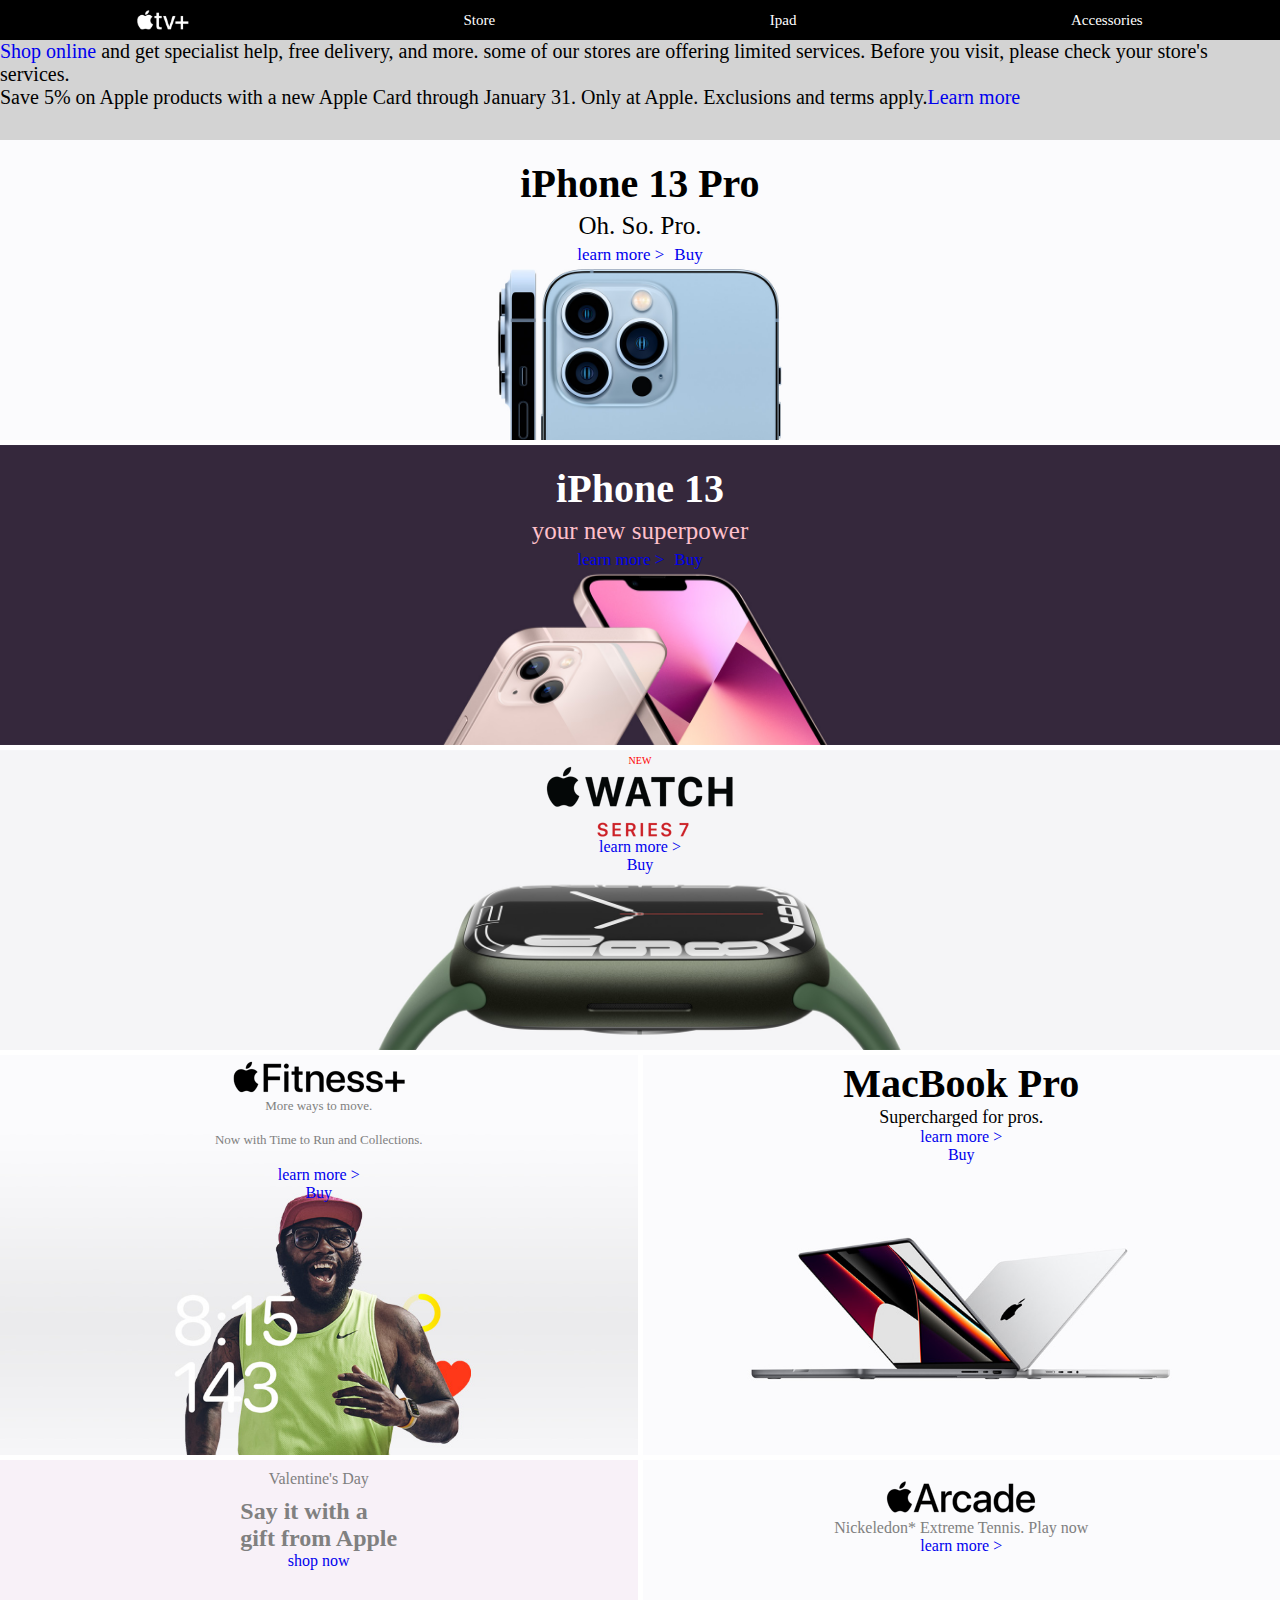
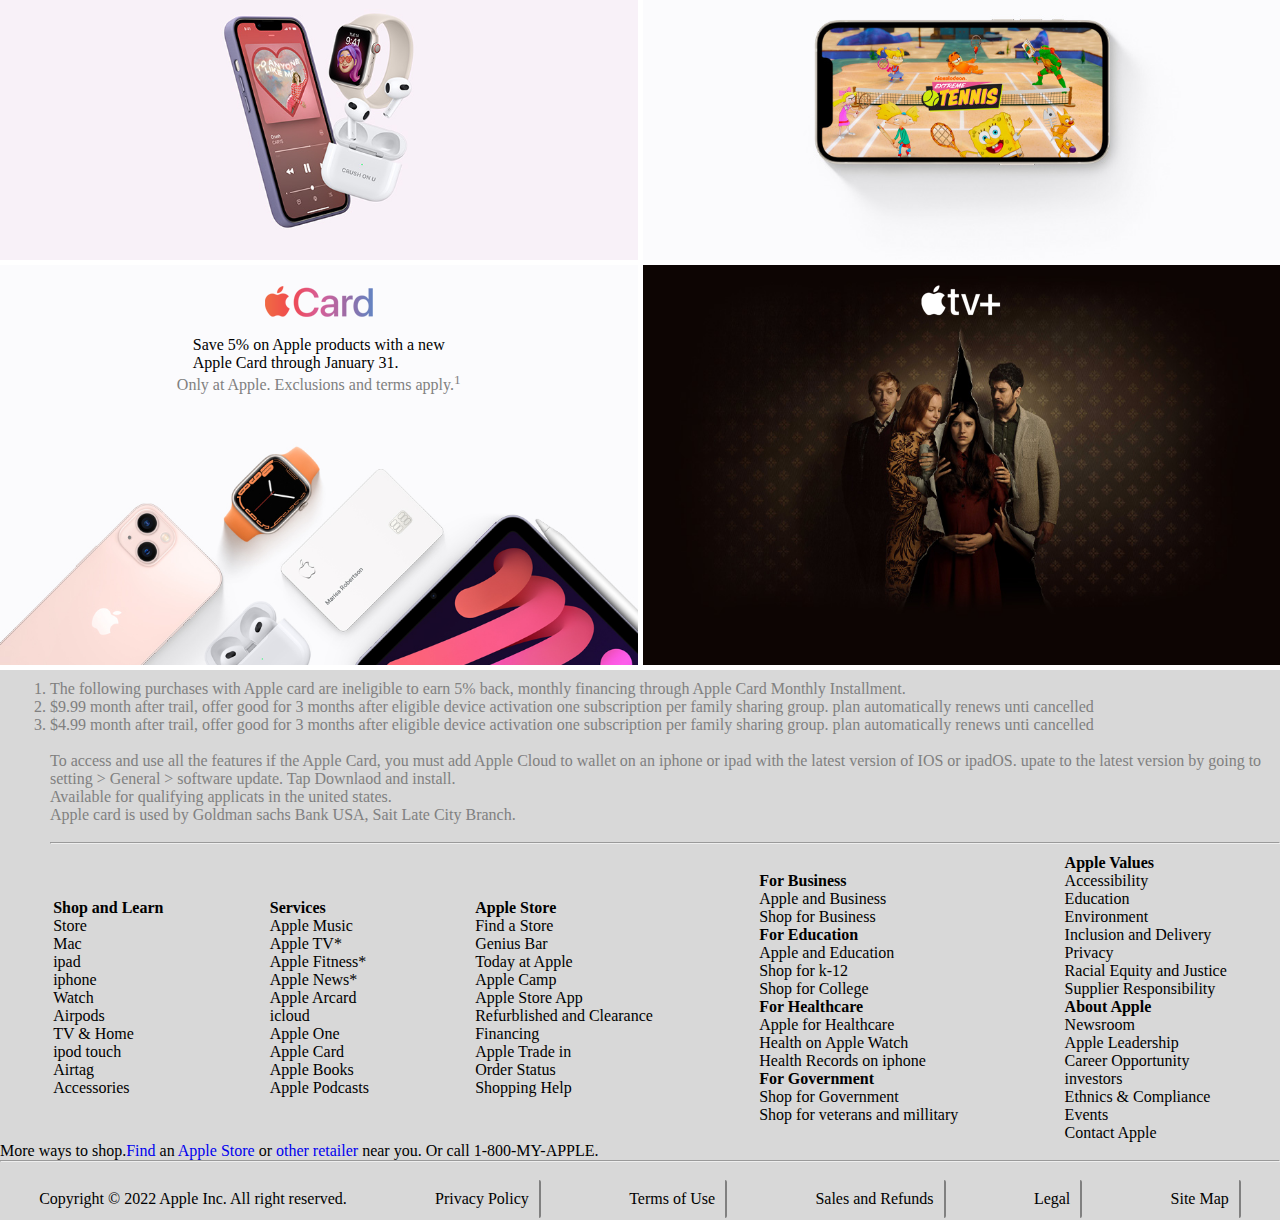
<file: index.html>
<!doctype html>
<html>
<head>
	<title>Apple.com</title>
	<link rel="stylesheet" href="./stylesheet/index.css"/>
</head>
<body>
<div class="nav">
<img src="./index page/images/appl-tv-logo.png" alt="Apple Logo", height=20px/>
<a href="index.html">Store</a>
<a href="ipad.html">Ipad</a>
<a href="store.html">Accessories</a>
</div>
<div class="shop">
<div>
<p class="pull"><a href="#shop">Shop online</a> and get specialist help, free delivery, and more. some of our stores are offering limited services. Before you visit, please check your store's services.</p>
<p class="pull">Save 5% on Apple products with a new Apple Card through January 31. Only at Apple. Exclusions and terms apply.<a href="#learn">Learn more</a></p>
</div >
</div>
<!-- this div holds the first images-->
<div class="F_img">
<div class="iphone13pro">
<h2>iPhone 13 Pro</h2>
	<span>Oh. So. Pro.</span>
	<span class="woo"><a href="#lean">learn more > </a>
	<span class="woo"><a href="#lean">Buy</a>
</div>
</div>
<!--This holds the second image-->
<div class="ip_13">
<div class="ip13_img">
<div class="iphone13">
<h2>iPhone 13</h2>
	<span>your new superpower</span>
	<span class="woo"><a href="#lean">learn more > </a>
	<span class="woo"><a href="#lean">Buy</a>
</div>
</div>
</div>

<!This holds the third image-->
<div class="watch">
	<div class="w_img">
	<span class="new">NEW</span>
	<div class="w_png"><img src="./index page/images/watch-logo.png" alt="watch logo"/>	
</div>
	<div class="Lee"><span class="wao"><a href="#lean">learn more ></a>
	<span class="wao"><a href="#lean">Buy</a></div>
	
</div>
</div>

<!--This would hold the other images-->
<div class="fitness">
<div class="fit_img">
<div class="fit1">
<div class="plus_fit"><img src="./index page/images/apple-fitness-logo.png"/></div>
<p class="fit">More ways to move.</p><br>
	<p class="fit">Now with Time to Run and Collections.</p><br>
	<p class="fo"><a href="#lean">learn more > </a></p>
	<p class="fo"><a href="#lean">Buy</a></p>
</div>
<div class="fit2">
<div class="mac">
<h2>MacBook Pro</h2>
	<p>Supercharged for pros.</p>
	<span><a href="#lean">learn more > </a></span>
	<span><a href="#lean">Buy</a></span>
</div>
</div>
</div>
</div>

<!--The Valentine image-->
<div class="val">
<div class="vd">
<div class="val_img">
<div class="v">
<span class="sg">Valentine's Day</span>
<h2 class="sg"> Say it with a <br> gift from Apple</h2>
<span class="wr"><a href="#lean">shop now</a></span>
</div>
</div>
</div>
<div class="ad">
<div class="ad_img">
<div class="a">
<img src="./index page/images/arcade-logo.png"/>
<span>Nickeledon* Extreme Tennis. Play now</span>
<span class="wr"><a href="#lean">learn more > </a></span>
</div>
</div>
</div>
</div>

<!--This would hold the final images of the gallery-->
<div class="card">
<div class="cd">
<div class="cd_img">
<div class="cd_text">
<img src="./index page/images/card-logo.png" alt="card logo"/><br>
<span class="c">Save 5% on Apple products with a new <br>Apple Card through January 31.</span>
<span>Only at Apple. Exclusions and terms apply.<sup>1</></span>
</div>
</div>
</div>
<div class="tv">
<div class="tv_img">
<div class="tv_png">
<img src="./index page/images/appl-tv-logo.png" alt="tv logo"/>
</div>
</div>
</div>
</div>
<!--This hold the bottom lorem ipsum text-->
<div class="footer">
<div class="foot_text">
	<ol>
	<li>The following purchases with Apple card are ineligible to earn 5% back, monthly financing through Apple Card Monthly Installment.</li>
	<li>$9.99 month after trail, offer good for 3 months after eligible device activation one subscription per family sharing group. plan automatically renews unti cancelled</li>
	<li>$4.99 month after trail, offer good for 3 months after eligible device activation one subscription per family sharing group. plan automatically renews unti cancelled</li>
	</ol>
		<br>
 <span>To access and use all the features if the Apple Card, you must add Apple Cloud to wallet on an iphone or ipad with the latest version of IOS or ipadOS. upate to the latest version by going to
setting > General > software update. Tap Downlaod and install.<br> Available for qualifying applicats in the united states.<br> Apple card is used by Goldman sachs Bank USA, Sait Late City Branch.</span>
<br><br>
<hr>
</div>
<div class="list_foot">
<ul>
<li><strong>Shop and Learn</strong></li>
<li>Store</li>
<li>Mac</li>
<li>ipad</li>
<li>iphone</li>
<li>Watch</li>
<li>Airpods</li>
<li>TV & Home</li>
<li>ipod touch</li>
<li>Airtag</li>
<li>Accessories</li>
</ul>

<ul>
<li><strong>Services</strong></li>
<li>Apple Music</li>
<li>Apple TV*</li>
<li>Apple Fitness*</li>
<li>Apple News*</li>
<li>Apple Arcard</li>
<li>icloud</li>
<li>Apple One</li>
<li>Apple Card</li>
<li>Apple Books</li>
<li>Apple Podcasts</li>
</ul>

<ul>
<li><strong>Apple Store</strong></li>
<li>Find a Store</li>
<li>Genius Bar</li>
<li>Today at Apple</li>
<li>Apple Camp</li>
<li>Apple Store App</li>
<li>Refurblished and Clearance</li>
<li>Financing</li>
<li>Apple Trade in</li>
<li>Order Status</li>
<li>Shopping Help</li>
</ul>

<ul>
<li><strong>For Business</strong></li>
<li>Apple and Business</li>
<li>Shop for Business</li>
<li></li>
<li><strong>For Education</strong></li>
<li>Apple and Education</li>
<li>Shop for k-12</li>
<li>Shop for College</li>
<li></li>
<li><strong>For Healthcare</strong></li>
<li>Apple for Healthcare</li>
<li>Health on Apple Watch</li>
<li>Health Records on iphone </li>
<li></li>
<li><strong>For Government</strong></li>
<li>Shop for Government</li>
<li>Shop for veterans and millitary</li>
</ul>

<ul>
<li><strong>Apple Values</strong></li>
<li>Accessibility</li>
<li>Education</li>
<li>Environment</li>
<li>Inclusion and Delivery</li>
<li>Privacy</li>
<li>Racial Equity and Justice</li>
<li>Supplier Responsibility</li>
<li></li>
<li><strong>About Apple</strong></li>
<li>Newsroom</li>
<li>Apple Leadership</li>
<li>Career Opportunity</li>
<li>investors</li>
<li>Ethnics & Compliance</li>
<li>Events</li>
<li>Contact Apple</li>
</ul>
</div>
<span class="ehn">More ways to shop.<a href="#find">Find</a> an <a href="#find">Apple Store</a> or <a href="#retail">other retailer</a> near you. Or call 1-800-MY-APPLE.</span>
<br>
<hr>
<br>
<div class="copy">
<span>Copyright &copy 2022 Apple Inc. All right reserved.</span>
<span class="bord">Privacy Policy</span>
<span class="bord">Terms of Use</span>
<span class="bord">Sales and Refunds</span>
<span class="bord">Legal</span>
<span class="bord">Site Map</span>

</div>
</div>
</body>

</html>
</file>
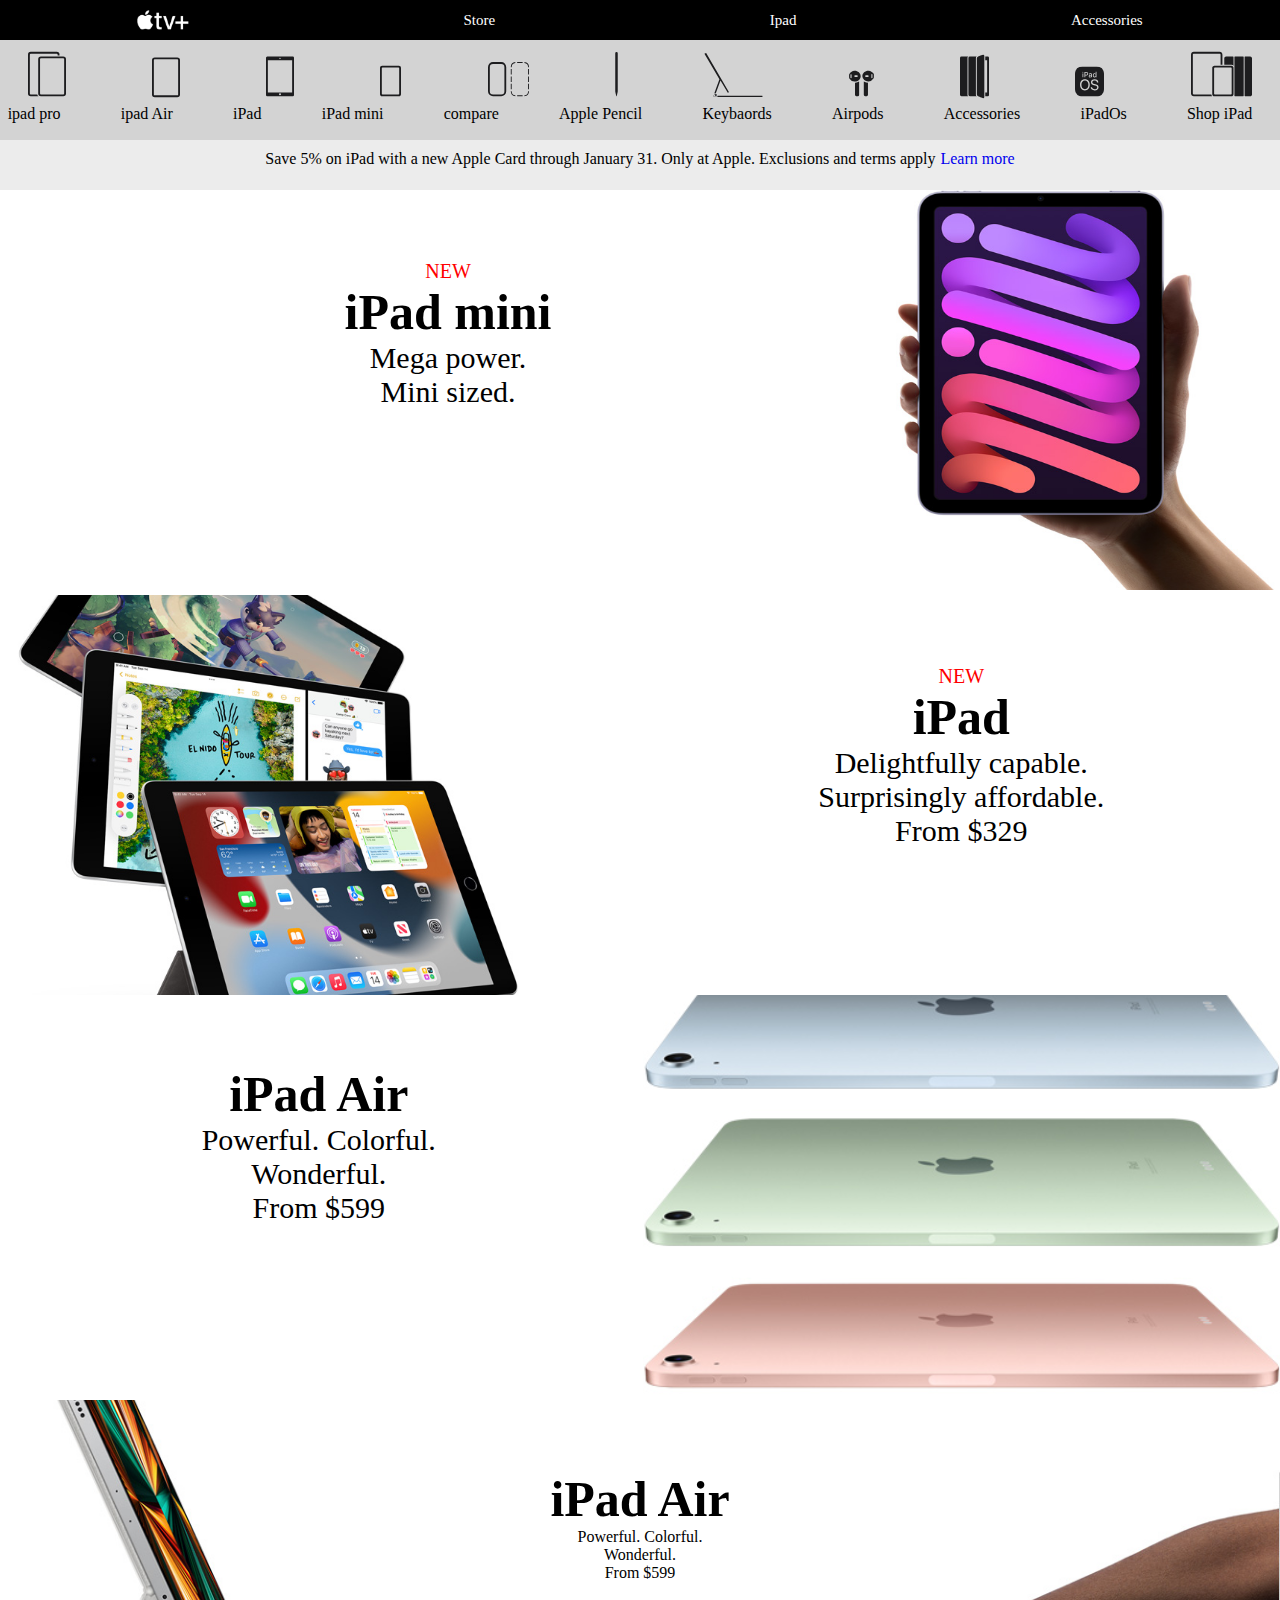
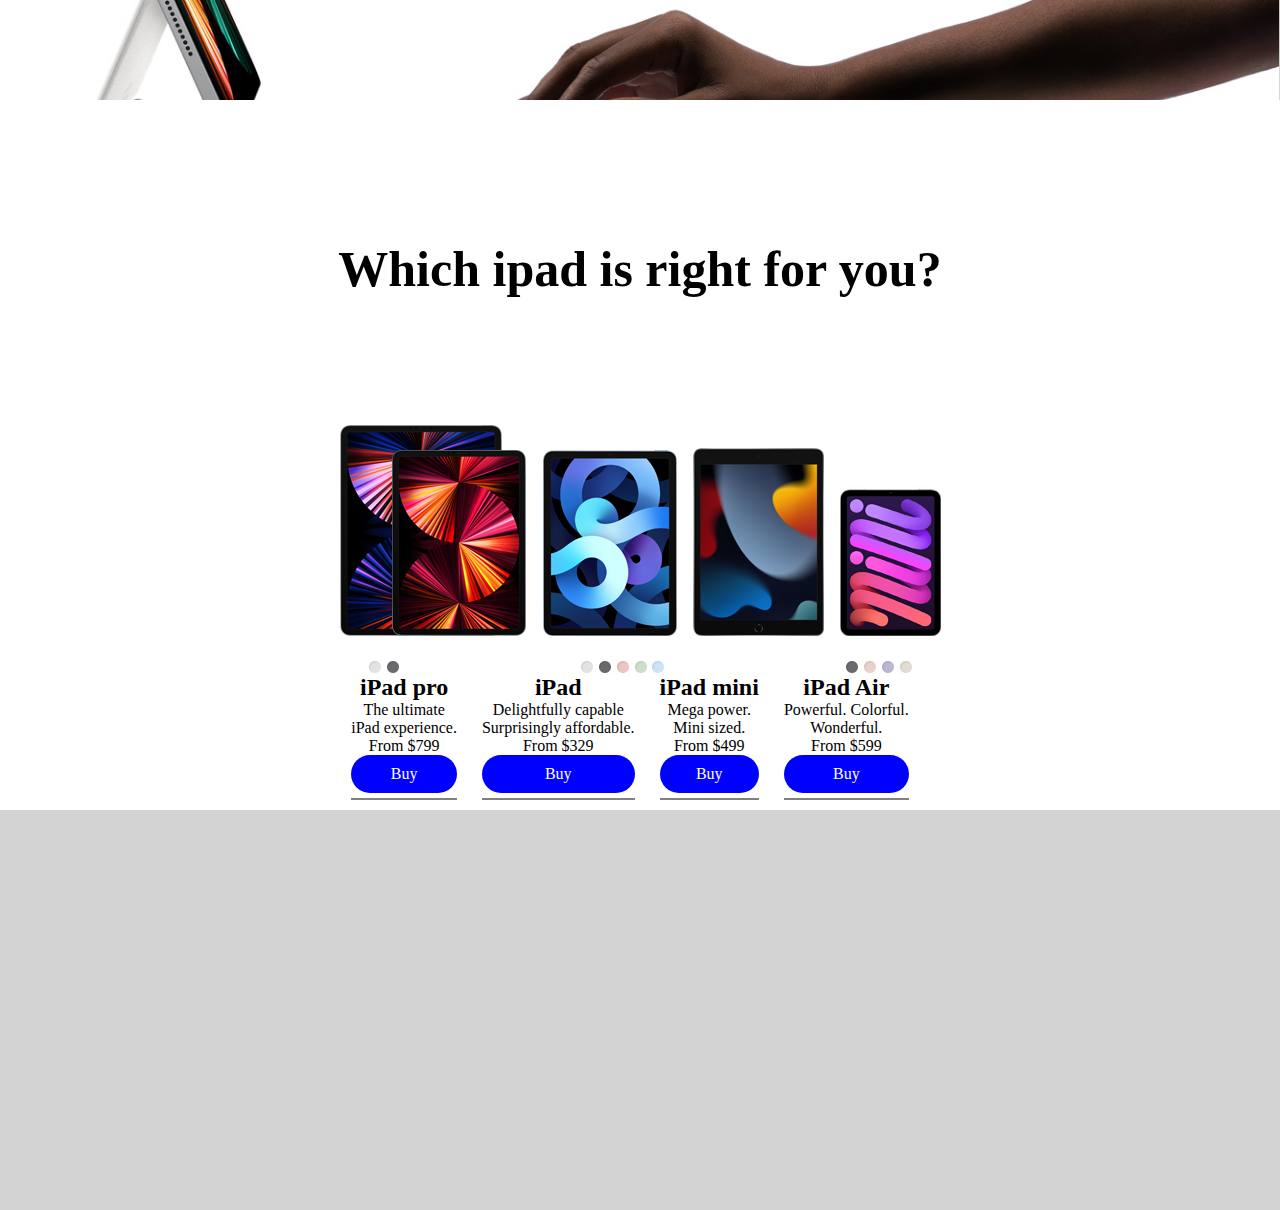
<file: ipad.html>
<!Doctype html>
<html>
<head>
<title>Ipad Page</title>
<link rel="stylesheet" href="./stylesheet/index.css"/>
</head>
<body>
<div class="nav">
<img src="./index page/images/appl-tv-logo.png" alt="Apple Logo", height=20px/>
<a href="index.html">Store</a>
<a href="ipad.html">Ipad</a>
<a href="store.html">Accessories</a>
</div>
<div class="first_nav">
<div class="Fn_img">
<img src="./ipad/second-nav/ipadpro.svg" alt="ipadpro svg"/>
<img src="./ipad/second-nav/ipadair.svg" alt="ipadair svg"/>
<img src="./ipad/second-nav/ipad.svg" alt="ipad svg"/>
<img src="./ipad/second-nav/ipadmini.svg" alt="ipadpro svg"/>
<img src="./ipad/second-nav/ipad_compare.svg" alt="ipadcompare svg"/>
<img src="./ipad/second-nav/apple_pencil.svg" alt="apple pencil svg"/>
<img src="./ipad/second-nav/keyboard.svg" alt="keyboard svg"/>
<img src="./ipad/second-nav/airpods.svg" alt="airpods svg"/>
<img src="./ipad/second-nav/accessories.svg" alt="accessories svg"/>
<img src="./ipad/second-nav/ipados.svg" alt="ipados svg"/>
<img src="./ipad/second-nav/shop_ipad.svg" alt="ipadshop svg"/>
</div>
<div class="first_text">
<span class="pro">ipad pro</span>
<span>ipad Air</span>
<span>iPad</span>
<span>iPad mini</span>
<span>compare</span>
<span>Apple Pencil</span>
<span>Keybaords</span>
<span>Airpods</span>
<span>Accessories</span>
<span>iPadOs</span>
<span>Shop iPad</span>
</div>
</div>

<div class="save">
<div class="sv">
<span>Save 5% on iPad with a new Apple Card through January 31. Only at Apple. Exclusions and terms apply <a href="#home"> Learn more</a></span>
</div>
</div>

<!--The first image-->
<div class="mini">
<div class="mini_1">
<div class="mini1_img">
<span class="m">NEW</span>
<h2>iPad mini</h2>
<span>Mega power.</span>
<span>Mini sized.</span>
</div>
</div>
<div class="mini_2">
<div class="mini2_img">
<img src="./ipad/images/ipad_mini.jpg" alt="Apple Logo", height=400px width=100%/>
</div>
</div>
</div>

<!The Next-->
<div class="ipad">
<div class="ip1">
<div class="ip1_img"></div>
</div>
<div class="ip2">
<div class="ip2_img">
<span class="m">NEW</span>
<h2>iPad</h2>
<span>Delightfully capable.</span>
<span>Surprisingly affordable.</span>
<span>From $329</span>
</div>
</div>
</div>

<div class="ip_air">
<div class="ip_1">
<div class="ip_text">
<h2>iPad Air</h2>
<span>Powerful. Colorful.</span>
<span>Wonderful.</span>
<span>From $599</span>
</div>
</div>
<div class="ip_2">
<div class="ip_img"></div>
</div>
</div>

<div class="ipad_pro">
<div class="pro_img">
<div class="pro_text">
<h2>iPad Air</h2>
<span>Powerful. Colorful.</span>
<span>Wonderful.</span>
<span>From $599</span>
</div>
</div>
</div>

<div class="which">
<div class="wh_content">
<h2>Which ipad is right for you?</h2>
</div>
<div class="wh_img">
<img src="./ipad/images/compare_ipad_pro.png"/>
<img src="./ipad/images/compare_ipad_air.png"/>
<img src="./ipad/images/compare_ipad_10.png"/>
<img src="./ipad/images/compare_ipad_mini.png"/>
</div>
<div class="wh_icon">
<img src="./ipad/images/compare_ipad_10.jpg"/>
<img src="./ipad/images/compare_ipad_air.jpg"/>
<img src="./ipad/images/compare_ipad_mini.jpg"/>
</div>
<div class="wh_text">
<div class="pro_t">
<h2>iPad pro</h2>
<span>The ultimate</span><br>
<span>iPad experience.</span><br>
<span>From $799</span>
<span class="buy"><a href="#buy.html">Buy</a></span>
</div>
<div class="ip_t">
<h2>iPad</h2>
<span>Delightfully capable</span><br>
<span>Surprisingly affordable.</span><br>
<span>From $329</span>
<span class="buy"><a href="#buy.html">Buy</a></span>
</div>
<div class="mini_t">
<h2>iPad mini</h2>
<span>Mega power.</span><br>
<span>Mini sized.</span><br>
<span>From $499</span>
<span class="buy"><a href="#buy.html">Buy</a></span>
</div>
<div class="Air_t">
<h2>iPad Air</h2>
<span>Powerful. Colorful.</span><br>
<span>Wonderful.</span><br>
<span>From $599</span>
<span class="buy"><a href="#buy.html">Buy</a></span>
</div>
</div>
</div>

<!-- This would hold the rest div contents-->
<div class="inches">


</div>
</body>
</html>
</file>
<file: stylesheet/index.css>
*{margin:0; padding:0;}

html, body{
width: 100%;
height: 100%;
}

.nav{ 
	background-color:black; 
	height:40px;
	max-width:100%;
	width:100%;
	display:flex;
	justify-content:space-around;
	align-items:center;
	}
.nav a{
	color:white;
	font-size:15px;
	text-decoration:none;
	}
.nav a:hover{
	font-size:20px;
	}
.shop{	
	background-color:#d3d3d3;
	height:100px;
	width:100%;
	}
.shop > div{
	font-size: 20px;
	}
.shop a{
	text-decoration:none;
	}
.F_img{
	background-color:black;
	height:300px;
	width:100%;
	display:flex;
	justify-content:center;
	align-items;

	}
.F_img .iphone13pro{
	width:100%;
	background-image:url("../index page/images/iphone-13-pro.jpg");
	background-size:cover;
	background-position:center;
	}
.F_img h2{
	display:flex;
	justify-content:space-around;
	align-items:center;
	padding:20px;
	padding-bottom:5px;
	font-size: 40px;
	font-style:Ariel;
	}
.F_img span{display:flex;
	justify-content:center;
	align-items:center;
	font-size:25px;
	}
.woo a{
	text-decoration:none; font-size:17px; padding:5px;

	}
.ip_13{
	width:100%;
	height:300px;
	background-color:lavender;
	display:flex;
	justify-content:center;
	align-items:center;
	margin-top:5px;
	}
.ip13_img{
	width:100%;
	background-image:url("../index page/images/iphone-13.jpg");
	background-size:cover;
	background-position:center;
	height:300px;
	}
.iphone13 h2{
	display:flex;
	justify-content:space-around;
	align-items:center;
	padding:20px;
	padding-bottom:5px;
	font-size: 40px;
	font-style:Ariel;
	color:white;
	}
.iphone13 span{display:flex;
	justify-content:center;
	align-items:center;
	font-size:25px;
	color:pink;
	}
.woo a{
	text-decoration:none; 
	font-size:17px; 
	padding:5px;
	opacity:0.2px;
	margin-bottom:5px;
	}
.watch{
	width:100%;
	height:300px;
	background-color:lavender;
	display:flex;
	justify-content:center;
	align-items:center;
	margin-top:5px;
	}
.w_img{
	width:100%;
	background-image:url("../index page/images/watch.jpg");
	background-size:cover;
	background-position:center;
	height:300px;
	}
.w_png{
	display:flex;
	margin:auto;
	justify-content:center;
	align-items:center;
	padding-top:0px;
	}
.new{color:red;
	display:flex;
	justify-content:center;
	align-items:center;
	font-size:10px;
	padding-top:5px;
	}

.wao a{
	text-decoration:none; 
	}
/* Cross check */
.Lee .wao a{
	width:100%;
	display:flex;
	justify-content:center;
	align-items:center;
	}
.fitness{
	width:100%;
	margin:auto;
	}
.fit_img{
	width:100%;
	height:400px;
	background-color:white;
	margin-top:5px;
	display:flex;
	justify-content:center;
	align-items:center;
	gap:5px;
	}
.fit_img .fit1{
		width:50%;
		background-image:url("../index page/images/fitness.jpg");
		background-size:cover;
		background-position:center;
		height:400px;
		}
.fit_img .fit2{
		width:50%;
		background-image:url("../index page/images/macbook-pro.jpg");
		background-size:cover;
		background-position:center;	
		height:400px;
		background-color:black;
		}
.fit_img .plus_fit{
		display:flex;
		justify-content:center;	
		align-items:center;
		margin:5px;
		}
.fit_img .fit{
		color:grey; 
		padding:0; 
		margin:0;
		display:flex;
		justify-content:center;
		align-items:center;
		font-size:13px;
		padding:0%;
		}
.fit_img .fo a{
		text-decoration:none;
		display:flex; justify-content:center; align-items:center;
		}
.fit2 .mac{
	width:100%;
	margin:auto;	
	}
.mac h2{font-size:40px;display:flex; margin-top:5px; justify-content:center; align-items:center;}
.mac p{font-size:18px; display:flex; justify-content:center; align-items:center;}
.mac a{text-decoration:none; display:flex; justify-content:space-around; align-items:center; }
.val{
	width:100%;
	height:400px;
	background-color:white;
	margin-top:5px;
	display:flex;
	justify-content:center;	
	align-items:center;
	gap:5px;
	}
.vd{
	width:50%; 
	background-color:#d3d3d3; 
	height:400px;
	}
.ad{
	width:50%; 
	
	height:400px;
	}
.val_img{
	background-image:url("../index page/images/valentine.jpg");
	background-size:cover;
	background-position:center;	
	height:400px;
	}
.ad_img{
	background-image:url("../index page/images/arcade.jpg");
	background-size:cover;
	background-position:center;	
	height:400px;
	}
.v{
    display:flex;
    justify-content:center;
    align-items:center;
    flex-direction:column;
   }
.v .sg{color:grey; padding-top:10px;}
.val .wr a{text-decoration:none;}
.ad .a{
	display:flex;
	jsutify-content:center;
	align-items:center;
	flex-direction:column;
	}
.a img{
	margin-top:20px;
	padding-bottom:5px;
	}
.a span{
	color:grey;
	}
.a .wr a{
	text-decoration:none;
	}
.card{
	width:100%;
	height:400px;
	background-color:white;
	margin-top:5px;
	display:flex;
	justify-content:center;
	align-items:center;
	gap:5px;
	}
.cd{
   width:50%;
   height:400px;
   background-color:black;
   }
.tv{
   width:50%;
   height:400px;
   background-color:red;
   }
.cd_img{
	background-image:url("../index page/images/card.jpg");
	background-size:cover;
	background-position:center;	
	height:400px;
	}
.tv_img{
	background-image:url("../index page/images/tv-plus.jpg");
	background-size:cover;
	background-position:center;	
	height:400px;
	}
.card .cd_text{
		display:flex;
		justify-content:center;
		align-items:center;
		flex-direction:column;
		}
.cd_text img{margin-top:20px;}
.cd_text span{color:grey;}
.cd_text .c{color:black;}
.tv_png{
	display:flex;
	justify-content:center;
	align-items:center;
	}
.tv_png img{margin-top:20px;}
.footer{
	width:100%;
	height:550px;
	background-color:#d8d8d8;
	margin-top:5px;
	}
.foot_text{list-style-type:1; margin-left:50px; color:grey; padding-top:10px;}
.list_foot{
	   margin:auto;
	   display:flex;
	   justify-content:space-around;
	   align-items:center;	
	   padding-top:10px;
	   margin:auto;
	   }
ul{list-style:none;}
.ehn a{text-decoration:none;}
.ehn{padding-top:10px;}
.copy{
	display:flex;
	justify-content:space-around;
	align-items:center;
	}
.copy .bord{border-right:2px solid grey; padding:10px;border-radius:2px;}

.first_nav {
	   width:100%;
	   height:100px;
	   background-color:#d3d3d3;
	  }
.Fn_img{
	display:flex;
	justify-content:space-around;
	align-items:center;
	gap:30px;
	}
.Fn_img img{height:50px; padding-top:10px}
.first_text{
	    display:flex;
	    justify-content:space-around;
	    align-items:center;
	    padding-top:5px;
	    padding-right:20px;
	    gap:45px;
	}
.save{
     width:100%;
     height:50px;
     background-color:#ececec;
     }
.sv span{
	display:flex;
	justify-content:center;
	align-items;
	color:black;
	padding:10px;

	}
.sv span a{text-decoration:none; padding-left:5px;}
.mini{
      width:100%;
      height:400px;
      background-color:black;
      display:flex;
      justify-content:center;
      align-items:center;
      }
.mini_1{
	width:70%;
	height:400px;
	background-color:white;
	}
.mini_2{
	width:30%;
	height:400px;
	background-color:black;
	}
.mini1_img{
	display:flex;
	justify-content:center;
	align-items:center;
	flex-direction:column;	
	padding-top:70px;
	}
.mini1_img .m{color:red; font-size:20px;}
.mini1_img h2{font-size:50px;}
.mini1_img span{font-size:30px;}
.ipad{
     width:100%;
     height:400px;
     background-color:white;
     margin-top:5px;
     display:flex;
     justify-content:center;
     align-items:center;
	gap:5px;
     }
.ip1{
      width:50%;
	height:400px;
	background-color:red;
	}
.ip2{
	width:50%;
	height:400px;
	background-color:white;
	}
.ip1 .ip1_img{
	background-image:url("../ipad/images/ipad_10.jpg");
	background-size:cover;
	background-position:center;	
	height:400px;
		}
.ip2 .ip2_img{
		display:flex;
		justify-content:center;
		align-items:center;
		padding-top:70px;
		flex-direction:column;
		}
.ip2_img .m{color:red; font-size:20px;}
.ip2_img h2{font-size:50px;}
.ip2_img span{font-size:30px;}

.ip_air{
	width:100%;
	height:400px;
	background-color:white;
	display:flex;
	justify-content:center;
	align-items:center;
	gap:5px;
	}
.ip_1{
	width:50%;
	height:400px;
	background-color:white;
	}
.ip_2{
	width:50%;
	height:400px;
	background-color:black;
	}
.ip_2 .ip_img{
	background-image:url("../ipad/images/ipad_air.jpg");
	background-size:cover;
	background-position:center;	
	height:400px;
		}
.ip_1 .ip_text{
               display:flex;
		justify-content:center;
		align-items:center;
		padding-top:70px;
		flex-direction:column;
		}
.ip_text h2{font-size:50px;}
.ip_text span{font-size:30px;}
.ipad_pro{
	width:100%;
	height:300px;
	background-color:white;
	margin-top:5px;
	display:flex;
	justify-content:center;
	align-items:center;
	}
.pro_img{
	background-image:url("../ipad/images/ipad_pro_hero.jpg");
	background-size:cover;
	background-position:center;	
	height:300px;
	margin:auto;
	width:100%;
		}
.ipad_pro .pro_text{
		display:flex;
		justify-content:center;
		align-items:center;
		padding-top:70px;
		flex-direction:column;
			}
.pro_text h2{font-size:50px;}
.ip_text span{font-size:30px;}
.which{
	width:100%;
	height:700px;
	background-color:white;
	display:flex;
	justify-content:space-between;
	align-items:center;
	flex-direction:column;
	}
.wh_content{
	    display:flex;
	     justify-content:center;
	     align-items:center;
		padding-top:100px;	
	   }
.wh_content h2{font-size:50px; padding-top:40px;}
.wh_img img{padding:5px; margin-bottom:-5px;}
.which .wh_icon{
	display:flex;
	justify-content:space-between;
	align-items:center;
	gap:180px;
	margin-top:-100px;
	}
.wh_text{
	display:flex;
	justify-content:center;
	align-items:center;
	flex-direction:row;
	gap:25px;
	text-align:center;
	padding-right:20px;
	margin-top:-120px;
	}
.pro_t{
	border-bottom:2px solid grey;
	}
.ip_t{
	border-bottom:2px solid grey;
	}
.mini_t{
	border-bottom:2px solid grey;
	}
.Air_t{
	border-bottom:2px solid grey;
	}
.buy a{
	text-decoration:none;
	display:flex;
	justify-content:center;
	background-color:blue;
	color:white;
	border-radius:9999px;
	padding:10px;
	margin-bottom:5px;
	align-items:center;
	}
.inches{
	width:100%;
	height:400px;
	background-color:#d3d3d3;
	margin-top:10px;
	}
</file>
